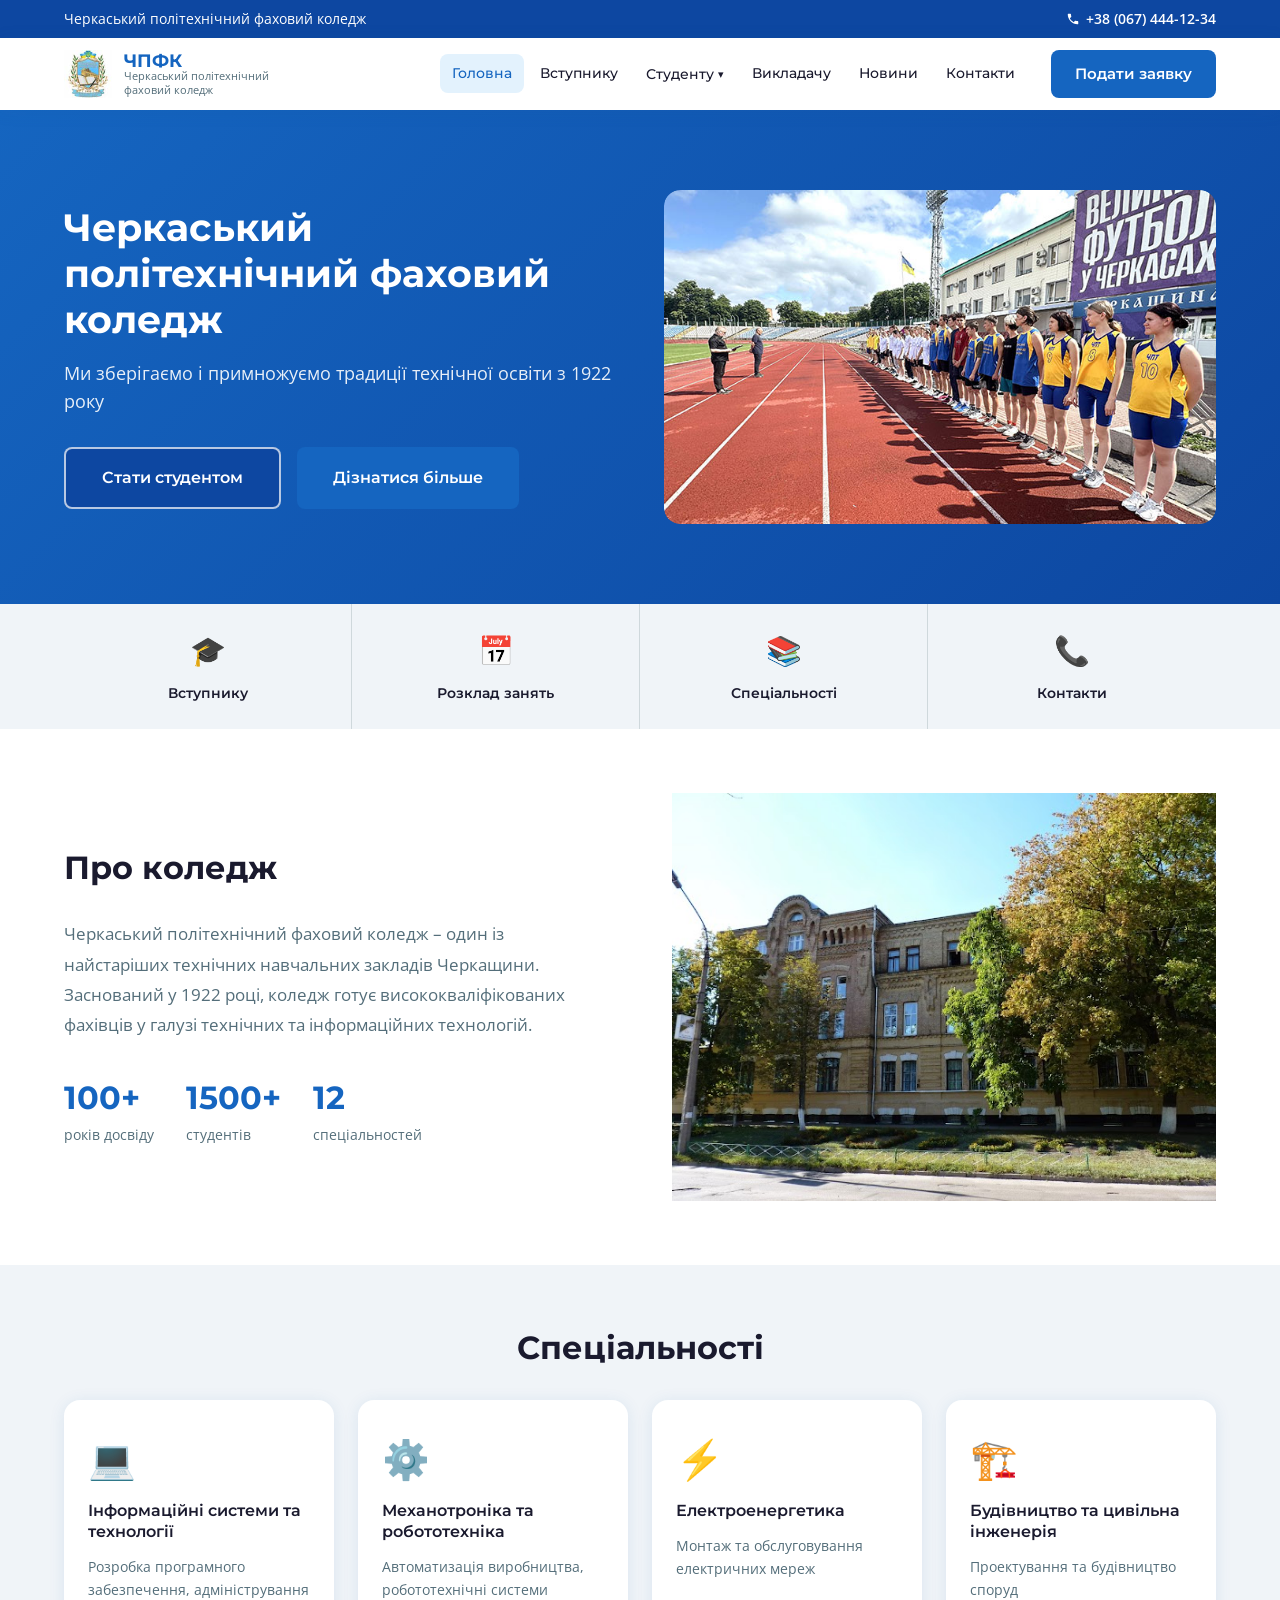
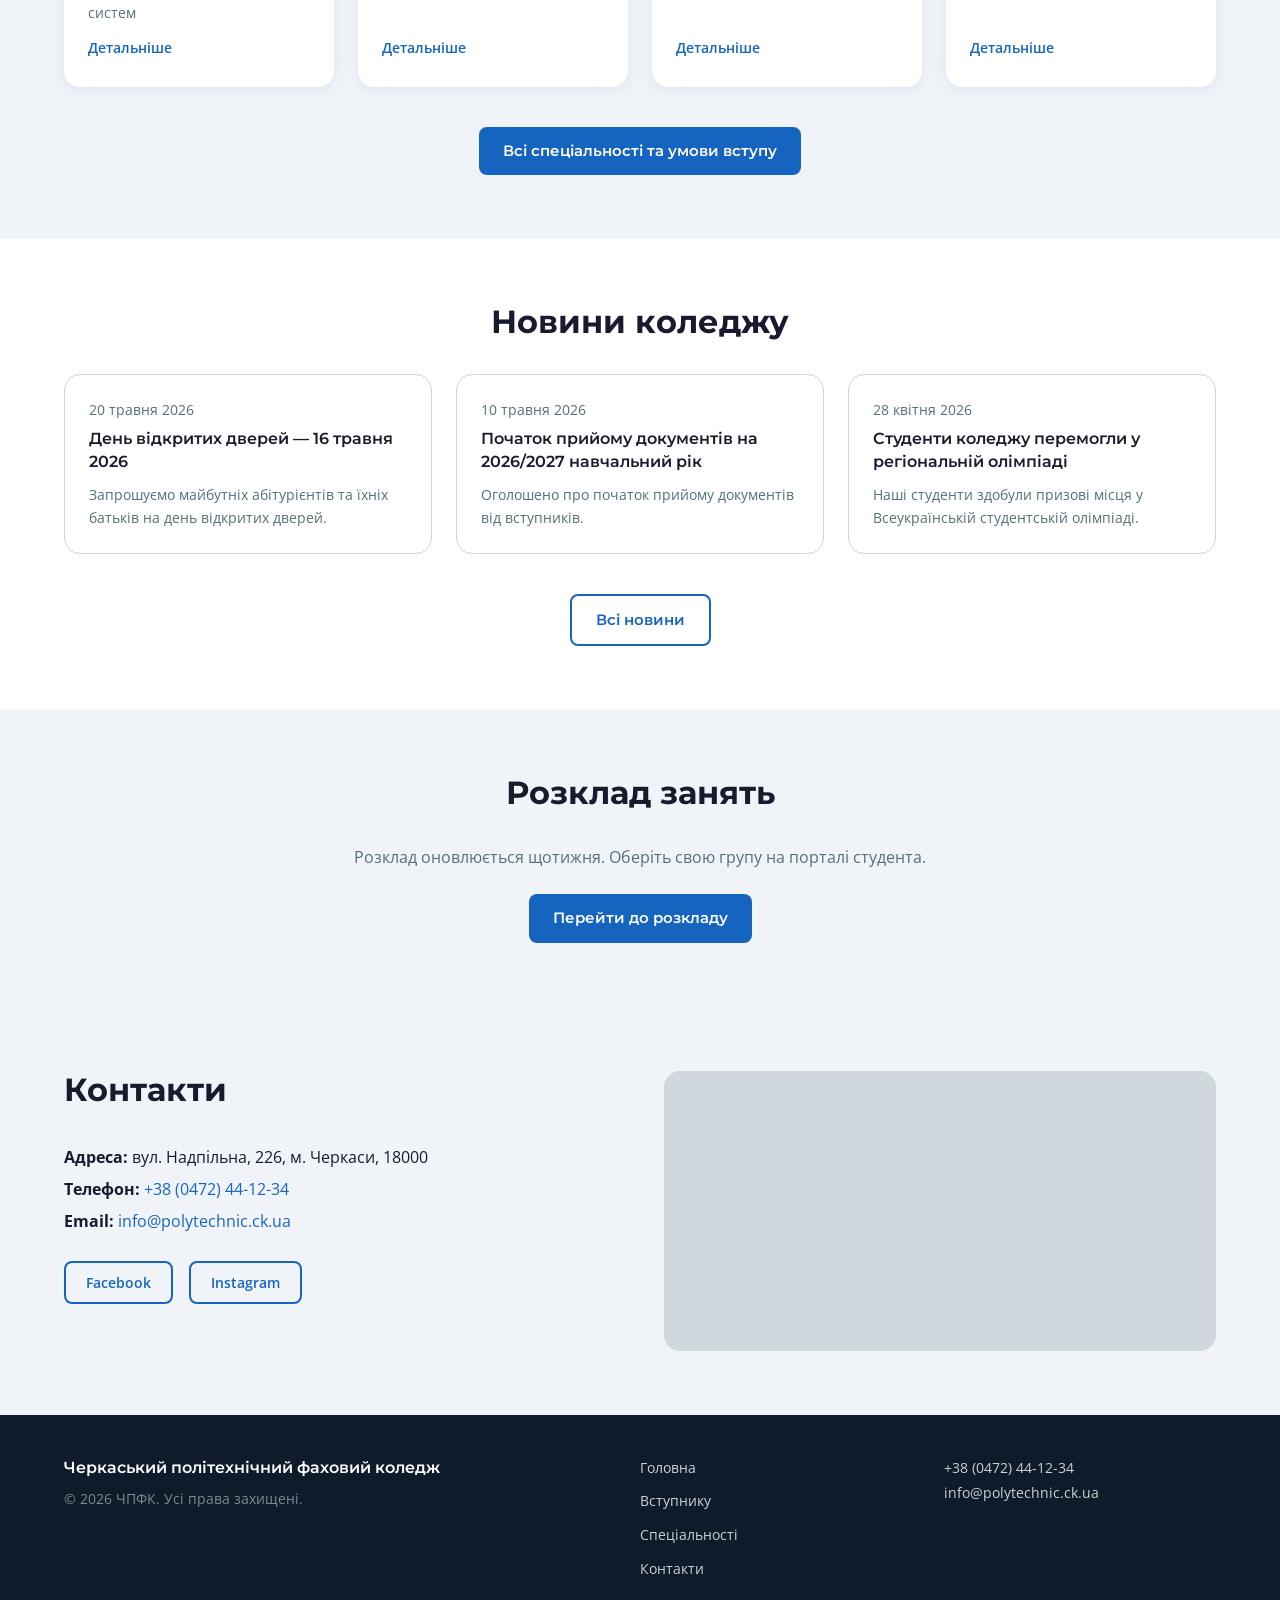
<file: index.html>
<!DOCTYPE html>
<html lang="uk">
<head>
    <meta charset="UTF-8">
    <meta name="viewport" content="width=device-width, initial-scale=1.0">
    <meta property="og:title" content="Черкаський політехнічний фаховий коледж">
    <meta property="og:description" content="Офіційний сайт ЧПФК — вступ, спеціальності, розклад занять">
    <meta property="og:type" content="website">
    <meta property="og:url" content="https://polytechnic.ck.ua/">
    <meta property="og:image" content="https://polytechnic.ck.ua/images/gerb.jpg">
    <meta property="og:locale" content="uk_UA">
    <link rel="canonical" href="https://polytechnic.ck.ua/">
    <title>Головна | Черкаський політехнічний фаховий коледж</title>
    <link rel="preconnect" href="https://fonts.googleapis.com">
    <link rel="preconnect" href="https://fonts.gstatic.com" crossorigin>
    <link href="https://fonts.googleapis.com/css2?family=Montserrat:wght@400;500;600;700&family=Open+Sans:wght@400;500&display=swap" rel="stylesheet">
    <link rel="stylesheet" href="style.css">
    <link rel="preload" as="image" href="images/studentiv.jpg">
</head>
<body>
<svg xmlns="http://www.w3.org/2000/svg" style="display:none">
    <symbol id="icon-phone" viewBox="0 0 24 24">
        <path fill="currentColor" d="M6.6 10.8c1.4 2.8 3.8 5.1 6.6 6.6l2.2-2.2c.3-.3.7-.4 1-.2 1.1.4 2.3.6 3.6.6.6 0 1 .4 1 1V20c0 .6-.4 1-1 1-9.4 0-17-7.6-17-17 0-.6.4-1 1-1h3.5c.6 0 1 .4 1 1 0 1.3.2 2.5.6 3.6.1.3 0 .7-.2 1L6.6 10.8z"/>
    </symbol>
</svg>
<!-- ТОП-БАРА: контакти -->
<div class="topbar">
    <div class="container topbar__inner">
        <span class="topbar__text">Черкаський політехнічний фаховий коледж</span>
        <a href="tel:+380674441234" class="topbar__phone" aria-label="Телефон коледжу">
            <svg width="14" height="14" aria-hidden="true" fill="currentColor">
                <use href="#icon-phone"/>
            </svg>
            +38 (067) 444-12-34
        </a>
    </div>
</div>

<!-- ШАПКА -->
<header class="header">

    <div class="container header__inner">
        <!-- Логотип -->
        <a href="index.html" class="header__logo" aria-label="На головну сторінку">
            <div class="header__logo-img" aria-label="Герб коледжу">
                <!-- <span class="logo-placeholder">ГЕРБ</span>-->
                <img src="images/gerb.jpg" alt="Герб Черкаського політехнічного фахового коледжу" width="48" height="48">
             </div>
             <div class="header__logo-text">
                 <span class="header__logo-title">ЧПФК</span>
                 <span class="header__logo-subtitle">Черкаський політехнічний фаховий коледж</span>
             </div>
         </a>

         <!-- Навігація десктоп -->
        <nav class="nav" aria-label="Головна навігація">
            <ul class="nav__list">
                <li class="nav__item"><a href="index.html" class="nav__link nav__link--active">Головна</a></li>
                <li class="nav__item"><a href="vstupnyku.html" class="nav__link">Вступнику</a></li>
                <li class="nav__item nav__item--dropdown">
                    <button class="nav__link nav__dropdown-btn" aria-expanded="false" aria-haspopup="true">
                        Студенту <span class="nav__arrow" aria-hidden="true">▾</span>
                    </button>
                    <ul class="nav__dropdown" role="menu">
                        <li role="menuitem"><a href="#schedule" class="nav__dropdown-link">Розклад занять</a></li>
                        <li role="menuitem"><a href="#" class="nav__dropdown-link">Стипендії</a></li>
                        <li role="menuitem"><a href="#" class="nav__dropdown-link">Корисна інформація</a></li>
                    </ul>
                </li>
                <li class="nav__item nav__item--tablet-hidden">
                    <a href="#" class="nav__link">Викладачу</a></li>
                <li class="nav__item nav__item--tablet-hidden">
                    <a href="#" class="nav__link">Новини</a></li>
                <li class="nav__item"><a href="#contacts" class="nav__link">Контакти</a></li>
            </ul>
        </nav>

        <!-- Кнопка CTA -->
        <a href="vstupnyku.html" class="btn btn--primary header__cta">Подати заявку</a>

        <!-- Гамбургер -->
        <button class="hamburger" id="hamburger" aria-label="Відкрити меню" aria-expanded="false" aria-controls="mobile-menu">
            <span class="hamburger__line"></span>
            <span class="hamburger__line"></span>
            <span class="hamburger__line"></span>
        </button>
    </div>
</header>

<!-- МОБІЛЬНЕ МЕНЮ -->
<nav class="mobile-menu" id="mobile-menu" aria-label="Мобільна навігація" aria-hidden="true">
    <ul class="mobile-menu__list">
        <li><a href="index.html" class="mobile-menu__link mobile-menu__link--active">Головна</a></li>
        <li><a href="vstupnyku.html" class="mobile-menu__link">Вступнику</a></li>
        <li>
            <button class="mobile-menu__link mobile-menu__dropdown-btn" aria-expanded="false">
                Студенту <span aria-hidden="true">▾</span>
            </button>
            <ul class="mobile-menu__submenu" hidden>
                <li><a href="#schedule" class="mobile-menu__sublink">Розклад занять</a></li>
                <li><a href="#" class="mobile-menu__sublink">Стипендії</a></li>
                <li><a href="#" class="mobile-menu__sublink">Корисна інформація</a></li>
            </ul>
        </li>
        <li><a href="#" class="mobile-menu__link">Викладачу</a></li>
        <li><a href="#" class="mobile-menu__link">Новини</a></li>
        <li><a href="#contacts" class="mobile-menu__link">Контакти</a></li>
        <li><a href="vstupnyku.html" class="btn btn--primary mobile-menu__cta">Подати заявку</a></li>
    </ul>
</nav>

<main id="main-content">

    <!-- HERO СЕКЦІЯ -->
    <section class="hero" aria-label="Головний банер">
        <div class="container hero__inner">
            <div class="hero__content">
                <h1 class="hero__title">Черкаський політехнічний фаховий коледж</h1>
                <p class="hero__subtitle">Ми зберігаємо і примножуємо традиції технічної освіти з 1922 року</p>
                <div class="hero__actions">
                    <a href="vstupnyku.html" class="btn btn--outline btn--large">Стати студентом</a>
                    <a href="#about" class="btn btn--primary btn--large">Дізнатися більше</a>
                </div>
            </div>
            <!--<div class="hero__image-placeholder" aria-hidden="true">-->
            <div class="hero__image">
                <img src="images/studentiv.jpg"
                     alt="Студенти Черкаського політехнічного фахового коледжу"
                     width="560" height="373"
                     loading="lazy">
            </div>
            </div>
    </section>

    <!-- ШВИДКИЙ ДОСТУП -->
    <section class="quick-access" aria-label="Швидкий доступ">
        <div class="container">
            <ul class="quick-access__list">
                <li class="quick-access__item">
                    <a href="vstupnyku.html" class="quick-access__link">
                        <span class="quick-access__icon" aria-hidden="true">🎓</span>
                        <span>Вступнику</span>
                    </a>
                </li>
                <li class="quick-access__item">
                    <a href="#schedule" class="quick-access__link">
                        <span class="quick-access__icon" aria-hidden="true">📅</span>
                        <span>Розклад занять</span>
                    </a>
                </li>
                <li class="quick-access__item">
                    <a href="#specialties" class="quick-access__link">
                        <span class="quick-access__icon" aria-hidden="true">📚</span>
                        <span>Спеціальності</span>
                    </a>
                </li>
                <li class="quick-access__item">
                    <a href="#contacts" class="quick-access__link">
                        <span class="quick-access__icon" aria-hidden="true">📞</span>
                        <span>Контакти</span>
                    </a>
                </li>
            </ul>
        </div>
    </section>

    <!-- ПРО КОЛЕДЖ -->
    <section class="about" id="about" aria-labelledby="about-title">
        <div class="container about__inner">
            <div class="about__text">
                <h2 class="section-title" id="about-title">Про коледж</h2>
                <p class="about__desc">Черкаський політехнічний фаховий коледж – один із найстаріших технічних навчальних закладів Черкащини. Заснований у 1922 році, коледж готує висококваліфікованих фахівців у галузі технічних та інформаційних технологій.</p>
                <ul class="about__stats">
                    <li class="about__stat">
                        <span class="about__stat-num">100+</span>
                        <span class="about__stat-label">років досвіду</span>
                    </li>
                    <li class="about__stat">
                        <span class="about__stat-num">1500+</span>
                        <span class="about__stat-label">студентів</span>
                    </li>
                    <li class="about__stat">
                        <span class="about__stat-num">12</span>
                        <span class="about__stat-label">спеціальностей</span>
                    </li>
                </ul>
            </div>
            <div> <!--class="about__image-placeholder" aria-label="Фото будівлі коледжу">
                <span>Фото будівлі</span>-->
            <img src="images/TREE.JPG"
                 alt="Будівля Черкаського політехнічного фахового коледжу"
                 width="560" height="373"
                 loading="lazy">
            </div>
        </div>
    </section>

    <!-- СПЕЦІАЛЬНОСТІ -->
    <section class="specialties" id="specialties" aria-labelledby="specialties-title">
        <div class="container">
            <h2 class="section-title section-title--center" id="specialties-title">Спеціальності</h2>
            <ul class="specialties__list">
                <li class="specialties__item">
                    <div class="specialties__icon" aria-hidden="true">💻</div>
                    <h3 class="specialties__name">Інформаційні системи та технології</h3>
                    <p class="specialties__desc">Розробка програмного забезпечення, адміністрування систем</p>
                    <a href="vstupnyku.html" class="specialties__link">Детальніше</a>
                </li>
                <li class="specialties__item">
                    <div class="specialties__icon" aria-hidden="true">⚙️</div>
                    <h3 class="specialties__name">Механотроніка та робототехніка</h3>
                    <p class="specialties__desc">Автоматизація виробництва, робототехнічні системи</p>
                    <a href="vstupnyku.html" class="specialties__link">Детальніше</a>
                </li>
                <li class="specialties__item">
                    <div class="specialties__icon" aria-hidden="true">⚡</div>
                    <h3 class="specialties__name">Електроенергетика</h3>
                    <p class="specialties__desc">Монтаж та обслуговування електричних мереж</p>
                    <a href="vstupnyku.html" class="specialties__link">Детальніше</a>
                </li>
                <li class="specialties__item">
                    <div class="specialties__icon" aria-hidden="true">🏗️</div>
                    <h3 class="specialties__name">Будівництво та цивільна інженерія</h3>
                    <p class="specialties__desc">Проектування та будівництво споруд</p>
                    <a href="vstupnyku.html" class="specialties__link">Детальніше</a>
                </li>
            </ul>
            <div class="specialties__cta">
                <a href="vstupnyku.html" class="btn btn--primary">Всі спеціальності та умови вступу</a>
            </div>
        </div>
    </section>

    <!-- НОВИНИ -->
    <section class="news" aria-labelledby="news-title">
        <div class="container">
            <h2 class="section-title section-title--center" id="news-title">Новини коледжу</h2>
            <ul class="news__list">
                <li class="news__item">
                    <time class="news__date" datetime="2026-05-20">20 травня 2026</time>
                    <h3 class="news__title"><a href="#" class="news__link">День відкритих дверей — 16 травня 2026</a></h3>
                    <p class="news__excerpt">Запрошуємо майбутніх абітурієнтів та їхніх батьків на день відкритих дверей.</p>
                </li>
                <li class="news__item">
                    <time class="news__date" datetime="2026-05-10">10 травня 2026</time>
                    <h3 class="news__title"><a href="#" class="news__link">Початок прийому документів на 2026/2027 навчальний рік</a></h3>
                    <p class="news__excerpt">Оголошено про початок прийому документів від вступників.</p>
                </li>
                <li class="news__item">
                    <time class="news__date" datetime="2026-04-28">28 квітня 2026</time>
                    <h3 class="news__title"><a href="#" class="news__link">Студенти коледжу перемогли у регіональній олімпіаді</a></h3>
                    <p class="news__excerpt">Наші студенти здобули призові місця у Всеукраїнській студентській олімпіаді.</p>
                </li>
            </ul>
            <div class="news__more">
                <a href="#" class="btn btn--outline">Всі новини</a>
            </div>
        </div>
    </section>
    <!-- РОЗКЛАД -->
    <section class="schedule" id="schedule" aria-labelledby="schedule-title">
        <div class="container">
            <h2 class="section-title section-title--center" id="schedule-title">Розклад занять</h2>
            <p style="text-align:center; color: var(--color-text-light);">
                Розклад оновлюється щотижня. Оберіть свою групу на порталі студента.
            </p>
            <div style="text-align:center; margin-top: 24px;">
                <a href="#" class="btn btn--primary">Перейти до розкладу</a>
            </div>
        </div>
    </section>

    <!-- КОНТАКТИ -->
    <section class="contacts" id="contacts" aria-labelledby="contacts-title">
        <div class="container contacts__inner">
            <div class="contacts__info">
                <h2 class="section-title" id="contacts-title">Контакти</h2>
                <address class="contacts__address">
                    <p><strong>Адреса:</strong> вул. Надпільна, 226, м. Черкаси, 18000</p>
                    <p><strong>Телефон:</strong> <a href="tel:+380472441234">+38 (0472) 44-12-34</a></p>
                    <p><strong>Email:</strong> <a href="mailto:info@polytechnic.ck.ua">info@polytechnic.ck.ua</a></p>
                </address>
                <div class="contacts__social" aria-label="Соціальні мережі">
                    <a href="#" class="contacts__social-link" aria-label="Facebook коледжу">Facebook</a>
                    <a href="#" class="contacts__social-link" aria-label="Instagram коледжу">Instagram</a>
                </div>
            </div>
            <div class="contacts__map-placeholder" aria-label="Карта розташування коледжу">
                <iframe
                        src="https://www.google.com/maps/embed?pb=!1m18!1m12!1m3!1d2374.8896118282446!2d32.053183076035545!3d49.437757659761125!2m3!1f0!2f0!3f0!3m2!1i1024!2i768!4f13.1!3m3!1m2!1s0x40d14b81d332c499%3A0x3dae26129861d2b0!2z0LLRg9C70LjRhtGPINCd0LDQtNC_0ZbQu9GM0L3QsCwgMjI2LCDQp9C10YDQutCw0YHQuCwg0KfQtdGA0LrQsNGB0YzQutCwINC-0LHQu9Cw0YHRgtGMLCDQo9C60YDQsNGX0L3QsCwgMTgwMDA!5e1!3m2!1suk!2sus!4v1780601781842!5m2!1suk!2sus"
                        width="100%" height="280"
                        style="border:0; border-radius:16px;"
                        allowfullscreen=""
                        loading="lazy"
                        title="Розташування коледжу на карті"
                        aria-label="Карта розташування коледжу">
                </iframe>
            </div>
        </div>
    </section>

</main>

<!-- ФУТЕР -->
<footer class="footer" role="contentinfo">
    <div class="container footer__inner">
        <div class="footer__col">
            <p class="footer__name">Черкаський політехнічний фаховий коледж</p>
            <p class="footer__copy">© 2026 ЧПФК. Усі права захищені.</p>
        </div>
        <nav class="footer__nav" aria-label="Навігація в футері">
            <ul class="footer__list">
                <li><a href="index.html" class="footer__link">Головна</a></li>
                <li><a href="vstupnyku.html" class="footer__link">Вступнику</a></li>
                <li><a href="#specialties" class="footer__link">Спеціальності</a></li>
                <li><a href="#contacts" class="footer__link">Контакти</a></li>
            </ul>
        </nav>
        <div class="footer__contact">
            <p><a href="tel:+380472441234" class="footer__link">+38 (0472) 44-12-34</a></p>
            <p><a href="mailto:info@polytechnic.ck.ua" class="footer__link">info@polytechnic.ck.ua</a></p>
        </div>
    </div>
</footer>

<script src="script.js"></script>
</body>
</html>
</file>
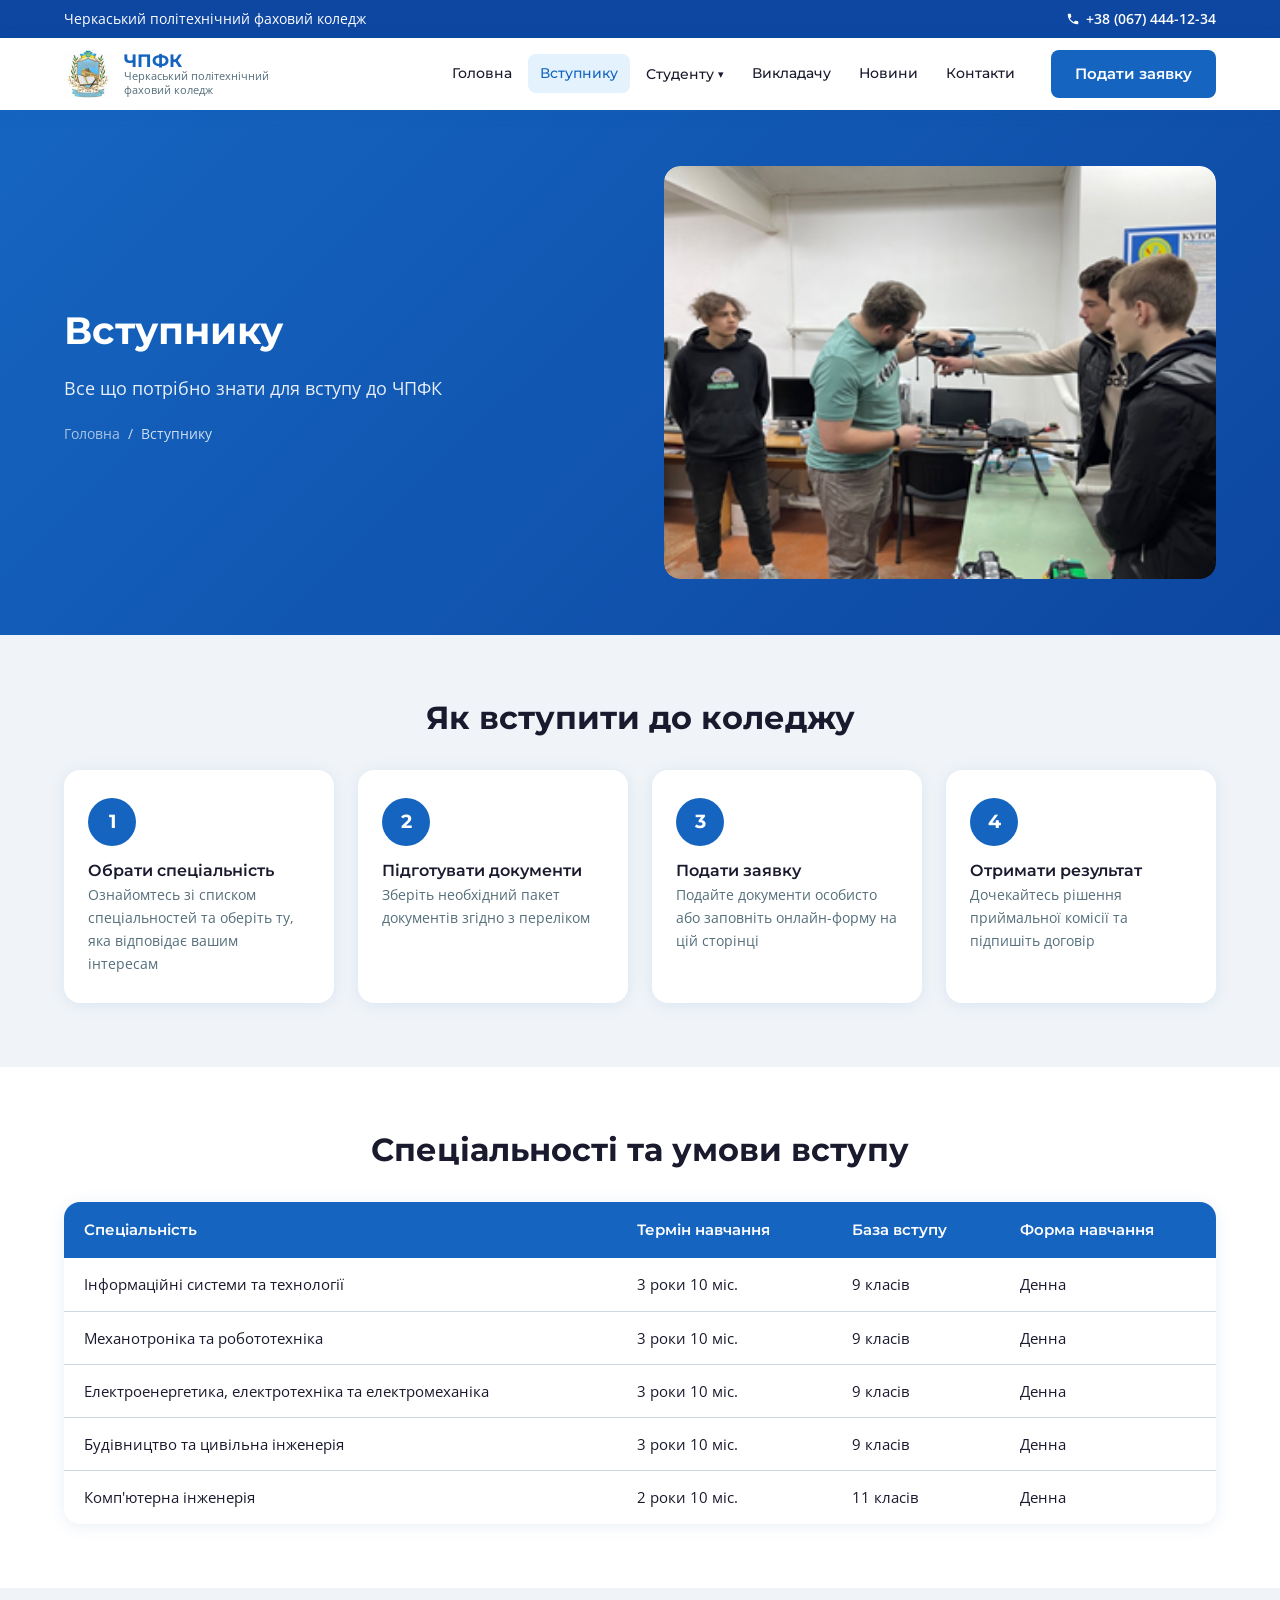
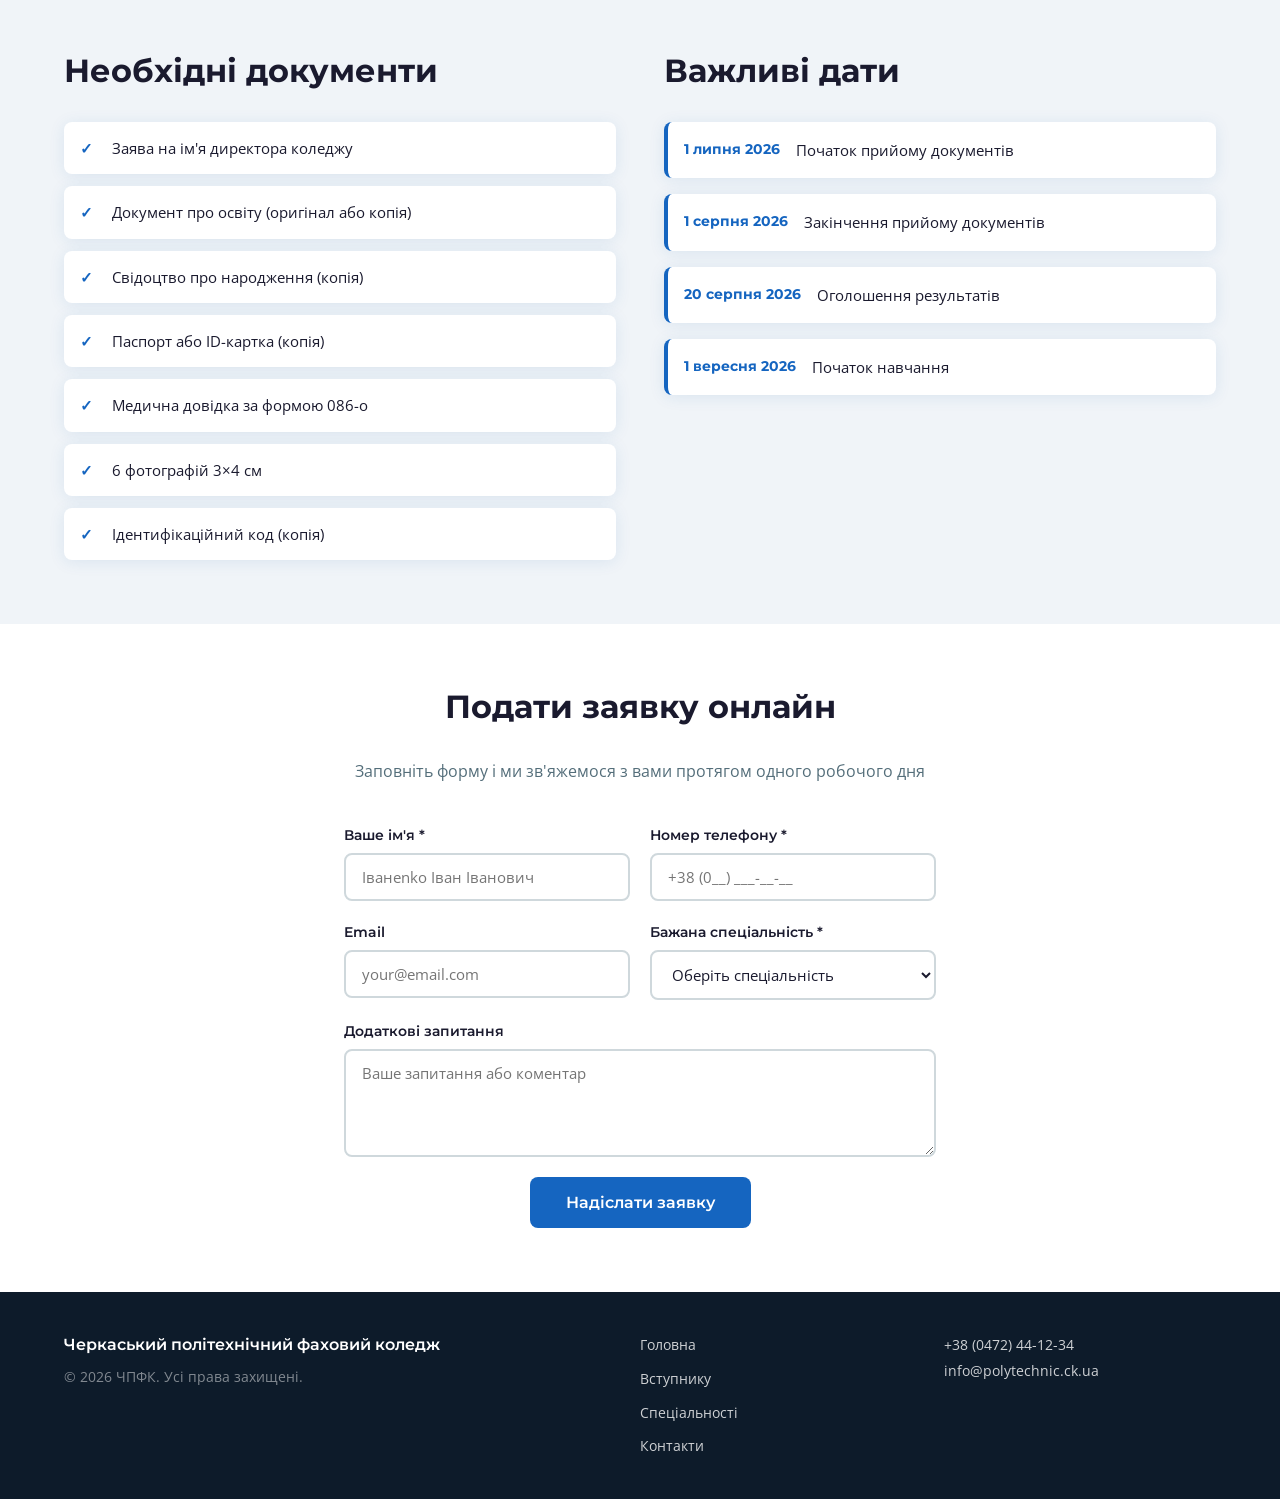
<file: vstupnyku.html>
<!DOCTYPE html>
<html lang="uk">
<head>
    <meta charset="UTF-8">
    <meta name="viewport" content="width=device-width, initial-scale=1.0">
    <meta name="description" content="Вступ до Черкаського політехнічного фахового коледжу — умови вступу, спеціальності, необхідні документи.">
    <link rel="canonical" href="https://polytechnic.ck.ua/vstupnyku">
    <title>Вступнику | Черкаський політехнічний фаховий коледж</title>
    <link rel="preconnect" href="https://fonts.googleapis.com">
    <link rel="preconnect" href="https://fonts.gstatic.com" crossorigin>
    <link href="https://fonts.googleapis.com/css2?family=Montserrat:wght@400;500;600;700&family=Open+Sans:wght@400;500&display=swap" rel="stylesheet">
    <link rel="stylesheet" href="style.css">
    <link rel="preload" as="image" href="images/DRON_PEOPLE.png">
</head>
<body>
<svg xmlns="http://www.w3.org/2000/svg" style="display:none">
    <symbol id="icon-phone" viewBox="0 0 24 24">
        <path fill="currentColor" d="M6.6 10.8c1.4 2.8 3.8 5.1 6.6 6.6l2.2-2.2c.3-.3.7-.4 1-.2 1.1.4 2.3.6 3.6.6.6 0 1 .4 1 1V20c0 .6-.4 1-1 1-9.4 0-17-7.6-17-17 0-.6.4-1 1-1h3.5c.6 0 1 .4 1 1 0 1.3.2 2.5.6 3.6.1.3 0 .7-.2 1L6.6 10.8z"/>
    </symbol>
</svg>
<!-- ТОП-БАРА -->
<div class="topbar">
    <div class="container topbar__inner">
        <span class="topbar__text">Черкаський політехнічний фаховий коледж</span>
        <a href="tel:+380674441234" class="topbar__phone" aria-label="Телефон коледжу">
            <svg width="14" height="14" aria-hidden="true" fill="currentColor">
                <use href="#icon-phone"/>
            </svg>
            +38 (067) 444-12-34
        </a>
    </div>
</div>

<!-- ШАПКА -->
<header class="header">
    <div class="container header__inner">
        <a href="index.html" class="header__logo" aria-label="На головну сторінку">
            <div class="header__logo-img" aria-label="Герб коледжу">
                <!--<span class="logo-placeholder">ГЕРБ</span>-->
                <img src="images/gerb.jpg" alt="Герб Черкаського політехнічного фахового коледжу" width="48" height="48">
            </div>
            <div class="header__logo-text">
                <span class="header__logo-title">ЧПФК</span>
                <span class="header__logo-subtitle">Черкаський політехнічний фаховий коледж</span>
            </div>
        </a>

        <nav class="nav" aria-label="Головна навігація">
            <ul class="nav__list">
                <li class="nav__item"><a href="index.html" class="nav__link">Головна</a></li>
                <li class="nav__item"><a href="vstupnyku.html" class="nav__link nav__link--active">Вступнику</a></li>
                <li class="nav__item nav__item--dropdown">
                    <button class="nav__link nav__dropdown-btn" aria-expanded="false" aria-haspopup="true">
                        Студенту <span class="nav__arrow" aria-hidden="true">▾</span>
                    </button>
                    <ul class="nav__dropdown" role="menu">
                        <li role="menuitem"><a href="#" class="nav__dropdown-link">Розклад занять</a></li>
                        <li role="menuitem"><a href="#" class="nav__dropdown-link">Стипендії</a></li>
                        <li role="menuitem"><a href="#" class="nav__dropdown-link">Корисна інформація</a></li>
                    </ul>
                </li>
                <li class="nav__item nav__item--tablet-hidden">
                    <a href="#" class="nav__link">Викладачу</a></li>
                <li class="nav__item nav__item--tablet-hidden">
                    <a href="#" class="nav__link">Новини</a></li>
                <li class="nav__item"><a href="index.html#contacts" class="nav__link">Контакти</a></li>
            </ul>
        </nav>

        <a href="#application" class="btn btn--primary header__cta">Подати заявку</a>

        <button class="hamburger" id="hamburger" aria-label="Відкрити меню" aria-expanded="false" aria-controls="mobile-menu">
            <span class="hamburger__line"></span>
            <span class="hamburger__line"></span>
            <span class="hamburger__line"></span>
        </button>
    </div>
</header>

<!-- МОБІЛЬНЕ МЕНЮ -->
<nav class="mobile-menu" id="mobile-menu" aria-label="Мобільна навігація" aria-hidden="true">
    <ul class="mobile-menu__list">
        <li><a href="index.html" class="mobile-menu__link">Головна</a></li>
        <li><a href="vstupnyku.html" class="mobile-menu__link mobile-menu__link--active">Вступнику</a></li>
        <li>
            <button class="mobile-menu__link mobile-menu__dropdown-btn" aria-expanded="false">
                Студенту <span aria-hidden="true">▾</span>
            </button>
            <ul class="mobile-menu__submenu" hidden>
                <li><a href="#" class="mobile-menu__sublink">Розклад занять</a></li>
                <li><a href="#" class="mobile-menu__sublink">Стипендії</a></li>
                <li><a href="#" class="mobile-menu__sublink">Корисна інформація</a></li>
            </ul>
        </li>
        <li><a href="#" class="mobile-menu__link">Викладачу</a></li>
        <li><a href="#" class="mobile-menu__link">Новини</a></li>
        <li><a href="index.html#contacts" class="mobile-menu__link">Контакти</a></li>
        <li><a href="#application" class="btn btn--primary mobile-menu__cta">Подати заявку</a></li>
    </ul>
</nav>

<main id="main-content">

    <!-- PAGE HERO -->
    <section class="page-hero" aria-label="Заголовок сторінки">
        <div class="container page-hero__inner">
            <div class="page-hero__content">
                <h1 class="page-hero__title">Вступнику</h1>
                <p class="page-hero__subtitle">Все що потрібно знати для вступу до ЧПФК</p>
                <nav class="breadcrumb" aria-label="Навігаційні хлібні крихти">
                    <ol class="breadcrumb__list">
                        <li class="breadcrumb__item"><a href="index.html" class="breadcrumb__link">Головна</a></li>
                        <li class="breadcrumb__item breadcrumb__item--current" aria-current="page">Вступнику</li>
                    </ol>
                </nav>
            </div>
            <div class="hero__image">
                <img src="images/DRON_PEOPLE.png"
                     alt="Абітурієнти Черкаського політехнічного фахового коледжу"
                     width="560" height="373"
                     loading="lazy">
            </div>
        </div>
    </section>

    <!-- КРОКИ ВСТУПУ -->
    <section class="steps" aria-labelledby="steps-title">
        <div class="container">
            <h2 class="section-title section-title--center" id="steps-title">Як вступити до коледжу</h2>
            <ol class="steps__list">
                <li class="steps__item">
                    <div class="steps__num" aria-hidden="true">1</div>
                    <div class="steps__content">
                        <h3 class="steps__name">Обрати спеціальність</h3>
                        <p class="steps__desc">Ознайомтесь зі списком спеціальностей та оберіть ту, яка відповідає вашим інтересам</p>
                    </div>
                </li>
                <li class="steps__item">
                    <div class="steps__num" aria-hidden="true">2</div>
                    <div class="steps__content">
                        <h3 class="steps__name">Підготувати документи</h3>
                        <p class="steps__desc">Зберіть необхідний пакет документів згідно з переліком</p>
                    </div>
                </li>
                <li class="steps__item">
                    <div class="steps__num" aria-hidden="true">3</div>
                    <div class="steps__content">
                        <h3 class="steps__name">Подати заявку</h3>
                        <p class="steps__desc">Подайте документи особисто або заповніть онлайн-форму на цій сторінці</p>
                    </div>
                </li>
                <li class="steps__item">
                    <div class="steps__num" aria-hidden="true">4</div>
                    <div class="steps__content">
                        <h3 class="steps__name">Отримати результат</h3>
                        <p class="steps__desc">Дочекайтесь рішення приймальної комісії та підпишіть договір</p>
                    </div>
                </li>
            </ol>
        </div>
    </section>

    <!-- СПЕЦІАЛЬНОСТІ ВСТУПНИКА -->
    <section class="vstup-specialties" id="vstup-specialties" aria-labelledby="vstup-spec-title">
        <div class="container">
            <h2 class="section-title section-title--center" id="vstup-spec-title">Спеціальності та умови вступу</h2>
            <div class="vstup-table-wrapper" role="region" aria-label="Таблиця спеціальностей" tabindex="0">
                <table class="vstup-table">
                    <thead>
                    <tr>
                        <th scope="col">Спеціальність</th>
                        <th scope="col">Термін навчання</th>
                        <th scope="col">База вступу</th>
                        <th scope="col">Форма навчання</th>
                    </tr>
                    </thead>
                    <tbody>
                    <tr>
                        <td>Інформаційні системи та технології</td>
                        <td>3 роки 10 міс.</td>
                        <td>9 класів</td>
                        <td>Денна</td>
                    </tr>
                    <tr>
                        <td>Механотроніка та робототехніка</td>
                        <td>3 роки 10 міс.</td>
                        <td>9 класів</td>
                        <td>Денна</td>
                    </tr>
                    <tr>
                        <td>Електроенергетика, електротехніка та електромеханіка</td>
                        <td>3 роки 10 міс.</td>
                        <td>9 класів</td>
                        <td>Денна</td>
                    </tr>
                    <tr>
                        <td>Будівництво та цивільна інженерія</td>
                        <td>3 роки 10 міс.</td>
                        <td>9 класів</td>
                        <td>Денна</td>
                    </tr>
                    <tr>
                        <td>Комп'ютерна інженерія</td>
                        <td>2 роки 10 міс.</td>
                        <td>11 класів</td>
                        <td>Денна</td>
                    </tr>
                    </tbody>
                </table>
            </div>
        </div>
    </section>

    <!-- ДОКУМЕНТИ -->
    <section class="docs" aria-labelledby="docs-title">
        <div class="container docs__inner">
            <div class="docs__text">
                <h2 class="section-title" id="docs-title">Необхідні документи</h2>
                <ul class="docs__list">
                    <li class="docs__item">Заява на ім'я директора коледжу</li>
                    <li class="docs__item">Документ про освіту (оригінал або копія)</li>
                    <li class="docs__item">Свідоцтво про народження (копія)</li>
                    <li class="docs__item">Паспорт або ID-картка (копія)</li>
                    <li class="docs__item">Медична довідка за формою 086-о</li>
                    <li class="docs__item">6 фотографій 3×4 см</li>
                    <li class="docs__item">Ідентифікаційний код (копія)</li>
                </ul>
            </div>
            <div class="docs__dates">
                <h2 class="section-title">Важливі дати</h2>
                <ul class="dates__list">
                    <li class="dates__item">
                        <time class="dates__date" datetime="2026-07-01">1 липня 2026</time>
                        <span class="dates__label">Початок прийому документів</span>
                    </li>
                    <li class="dates__item">
                        <time class="dates__date" datetime="2026-08-01">1 серпня 2026</time>
                        <span class="dates__label">Закінчення прийому документів</span>
                    </li>
                    <li class="dates__item">
                        <time class="dates__date" datetime="2026-08-20">20 серпня 2026</time>
                        <span class="dates__label">Оголошення результатів</span>
                    </li>
                    <li class="dates__item">
                        <time class="dates__date" datetime="2026-09-01">1 вересня 2026</time>
                        <span class="dates__label">Початок навчання</span>
                    </li>
                </ul>
            </div>
        </div>
    </section>

    <!-- ФОРМА ЗАЯВКИ -->
    <section class="application" id="application" aria-labelledby="application-title">
        <div class="container application__inner">
            <h2 class="section-title section-title--center" id="application-title">Подати заявку онлайн</h2>
            <p class="application__desc">Заповніть форму і ми зв'яжемося з вами протягом одного робочого дня</p>
            <div class="application__form-wrapper">
                <div class="application__field">
                    <label for="name" class="application__label">Ваше ім'я *</label>
                    <input type="text" id="name" name="name" class="application__input" placeholder="Іванenko Іван Іванович" required aria-required="true">
                </div>
                <div class="application__field">
                    <label for="phone" class="application__label">Номер телефону *</label>
                    <input type="tel" id="phone" name="phone" class="application__input" placeholder="+38 (0__) ___-__-__" required aria-required="true">
                </div>
                <div class="application__field">
                    <label for="email" class="application__label">Email</label>
                    <input type="email" id="email" name="email" class="application__input" placeholder="your@email.com">
                </div>
                <div class="application__field">
                    <label for="specialty" class="application__label">Бажана спеціальність *</label>
                    <select id="specialty" name="specialty" class="application__input application__select" required aria-required="true">
                        <option value="" disabled selected>Оберіть спеціальність</option>
                        <option value="ist">Інформаційні системи та технології</option>
                        <option value="mechatronics">Механотроніка та робототехніка</option>
                        <option value="electro">Електроенергетика</option>
                        <option value="construction">Будівництво та цивільна інженерія</option>
                        <option value="computer">Комп'ютерна інженерія</option>
                    </select>
                </div>
                <div class="application__field application__field--full">
                    <label for="message" class="application__label">Додаткові запитання</label>
                    <textarea id="message" name="message" class="application__input application__textarea" placeholder="Ваше запитання або коментар" rows="4"></textarea>
                </div>
                <div class="application__submit">
                    <button type="button" class="btn btn--primary btn--large" onclick="handleSubmit()">Надіслати заявку</button>
                </div>
            </div>
            <div class="application__success" id="application-success" hidden aria-live="polite">
                <p>Дякуємо! Ваша заявка прийнята. Ми зв'яжемося з вами найближчим часом.</p>
            </div>
        </div>
    </section>

</main>

<!-- ФУТЕР -->
<footer class="footer" role="contentinfo">
    <div class="container footer__inner">
        <div class="footer__col">
            <p class="footer__name">Черкаський політехнічний фаховий коледж</p>
            <p class="footer__copy">© 2026 ЧПФК. Усі права захищені.</p>
        </div>
        <nav class="footer__nav" aria-label="Навігація в футері">
            <ul class="footer__list">
                <li><a href="index.html" class="footer__link">Головна</a></li>
                <li><a href="vstupnyku.html" class="footer__link">Вступнику</a></li>
                <li><a href="index.html#specialties" class="footer__link">Спеціальності</a></li>
                <li><a href="index.html#contacts" class="footer__link">Контакти</a></li>
            </ul>
        </nav>
        <div class="footer__contact">
            <p><a href="tel:+380472441234" class="footer__link">+38 (0472) 44-12-34</a></p>
            <p><a href="mailto:info@polytechnic.ck.ua" class="footer__link">info@polytechnic.ck.ua</a></p>
        </div>
    </div>
</footer>

<script src="script.js"></script>
</body>
</html>
</file>
<file: style.css>
/* ===== ЗМІННІ ===== */
:root {
   --color-primary: #1565c0;        /* основний синій — як на оригіналі */
    --color-primary-dark: #0d47a1;   /* темніший — hover кнопок */
    --color-primary-light: #e3f2fd;  /* дуже світлий — фони при hover */
    --color-accent: #ffa726;         /* жовтогарячий — акцент, hover телефону */
    --color-text: #1a1a2e;           /* майже чорний — основний текст */
    --color-text-light: #546e7a;     /* сірий — другорядний текст */
    --color-bg: #ffffff;             /* білий фон */
    --color-bg-alt: #f0f4f8;         /* світло-сірий фон секцій */
    --color-border: #cfd8dc;         /* рамки */
    --color-topbar: #0d47a1;         /* темно-синій топбар */
    --color-footer: #0d1b2a;         /* майже чорний футер */

  --font-heading: 'Montserrat', sans-serif;
  --font-body: 'Open Sans', sans-serif;

  --radius: 8px;
  --radius-lg: 16px;
  --shadow: 0 2px 16px rgba(26,95,168,0.10);
  --shadow-lg: 0 8px 32px rgba(26,95,168,0.15);
  --transition: 0.2s ease;

  --container: 1200px;
  --header-h: 72px;
}


/*#schedule — якір (anchor)*/
.schedule { background: var(--color-bg-alt); }

/* ===== RESET ===== */
*, *::before, *::after { box-sizing: border-box; margin: 0; padding: 0; }
html { scroll-behavior: smooth; }
body { font-family: var(--font-body); color: var(--color-text); background: var(--color-bg); line-height: 1.6; }
img { max-width: 100%; height: auto; display: block; }
a { color: inherit; text-decoration: none; }
ul, ol { list-style: none; }
button { cursor: pointer; border: none; background: none; font-family: inherit; }

/* ===== КОНТЕЙНЕР ===== */
.container {
  max-width: var(--container);
  margin: 0 auto;
  padding: 0 24px;
}

/* ===== СЕКЦІЇ ===== */
section { padding: 64px 0; }

/* ===== ЗАГОЛОВКИ СЕКЦІЙ ===== */
.section-title {
  font-family: var(--font-heading);
  font-size: 2rem;
  font-weight: 700;
  color: var(--color-text);
  margin-bottom: 32px;
  line-height: 1.2;
}
.section-title--center { text-align: center; }

/* ===== КНОПКИ ===== */
.btn {
  display: inline-flex;
  align-items: center;
  justify-content: center;
  font-family: var(--font-heading);
  font-weight: 600;
  font-size: 0.95rem;
  padding: 12px 24px;
  border-radius: var(--radius);
  transition: background var(--transition), color var(--transition), border-color var(--transition), transform var(--transition);
  white-space: nowrap;
}
.btn:focus-visible { outline: 3px solid var(--color-accent); outline-offset: 2px; }
.btn--primary { background: var(--color-primary); color: #fff; }
.btn--primary:hover { background: var(--color-primary-dark); transform: translateY(-1px); }
.btn--outline { background: transparent; color: var(--color-primary); border: 2px solid var(--color-primary); }
.btn--outline:hover { background: var(--color-primary); color: #fff; }
.btn--large { padding: 16px 36px; font-size: 1rem; }

/* ===== ТОПБАР ===== */
.topbar {
  background: var(--color-topbar);
  color: #fff;
  font-size: 0.85rem;
  padding: 8px 0;
}
.topbar__inner {
  display: flex;
  justify-content: space-between;
  align-items: center;
  gap: 16px;
  }
.topbar__phone {
  color: #fff;
  font-weight: 600;
  white-space: nowrap;
  display: flex;
  align-items: center;
  gap: 6px;
  }
.topbar__phone:hover {
  color: var(--color-accent);
}
/* ===== ШАПКА ===== */
.header {
  position: sticky;
  top: 0;
  z-index: 100;
  background: #fff;
  box-shadow: var(--shadow);
  height: var(--header-h);
}
.header__inner {
  height: 100%;
  display: flex;
  align-items: center;
  gap: 24px;
}

/* Логотип */
.header__logo {
  display: flex;
  align-items: center;
  gap: 12px;
  flex-shrink: 0;
  text-decoration: none;
}
.header__logo-img {
  width: 48px;
  height: 48px;
  background: var(--color-primary-light);
  border-radius: 50%;
  display: flex;
  align-items: center;
  justify-content: center;
  font-size: 0.6rem;
  color: var(--color-primary);
  font-weight: 700;
  flex-shrink: 0;
}
.logo-placeholder { font-size: 0.55rem; text-align: center; }
.header__logo-text { display: flex; flex-direction: column; }
.header__logo-title {
  font-family: var(--font-heading);
  font-weight: 700;
  font-size: 1.1rem;
  color: var(--color-primary);
  line-height: 1;
}
.header__logo-subtitle {
  font-size: 0.7rem;
  color: var(--color-text-light);
  line-height: 1.2;
  max-width: 180px;
}

/* Навігація десктоп */
.nav { margin-left: auto; }
.nav__list { display: flex; align-items: center; gap: 4px; }
.nav__item { position: relative; }
.nav__link {
  font-family: var(--font-heading);
  font-size: 0.9rem;
  font-weight: 500;
  color: var(--color-text);
  padding: 8px 12px;
  border-radius: var(--radius);
  transition: color var(--transition), background var(--transition);
  display: block;
  background: none;
  white-space: nowrap;
}
.nav__link:hover,
.nav__link--active { color: var(--color-primary); background: var(--color-primary-light); }
.nav__dropdown-btn { display: flex; align-items: center; gap: 4px; }
.nav__arrow { font-size: 0.7rem; transition: transform var(--transition); }
.nav__dropdown-btn[aria-expanded="true"] .nav__arrow { transform: rotate(180deg); }

/* Дропдаун */
.nav__dropdown {
  position: absolute;
  top: calc(100% + 8px);
  left: 0;
  background: #fff;
  border-radius: var(--radius);
  box-shadow: var(--shadow-lg);
  border: 1px solid var(--color-border);
  min-width: 200px;
  padding: 8px 0;
  opacity: 0;
  visibility: hidden;
  transform: translateY(-8px);
  transition: opacity var(--transition), transform var(--transition), visibility var(--transition);
  z-index: 200;
}
.nav__item--dropdown:hover .nav__dropdown,
.nav__item--dropdown:focus-within .nav__dropdown {
  opacity: 1;
  visibility: visible;
  transform: translateY(0);
}
.nav__dropdown-link {
  display: block;
  padding: 10px 20px;
  font-size: 0.9rem;
  color: var(--color-text);
  transition: background var(--transition), color var(--transition);
}
.nav__dropdown-link:hover { background: var(--color-primary-light); color: var(--color-primary); }

/* CTA в шапці */
.header__cta { flex-shrink: 0; }

/* ===== ГАМБУРГЕР ===== */
.hamburger {
  display: none;
  flex-direction: column;
  gap: 5px;
  padding: 8px;
  margin-left: auto;
}
.hamburger__line {
  display: block;
  width: 24px;
  height: 2px;
  background: var(--color-text);
  border-radius: 2px;
  transition: transform var(--transition), opacity var(--transition);
}
.hamburger.is-active .hamburger__line:nth-child(1) { transform: translateY(7px) rotate(45deg); }
.hamburger.is-active .hamburger__line:nth-child(2) { opacity: 0; }
.hamburger.is-active .hamburger__line:nth-child(3) { transform: translateY(-7px) rotate(-45deg); }

/* ===== МОБІЛЬНЕ МЕНЮ ===== */
.mobile-menu {
  display: none;
  position: fixed;
  top: calc(var(--header-h) + 36px);
  left: 0;
  right: 0;
  background: #fff;
  box-shadow: var(--shadow-lg);
  z-index: 99;
  border-top: 2px solid var(--color-primary);
  max-height: calc(100vh - var(--header-h) - 36px);
  overflow-y: auto;
}
.mobile-menu.is-open { display: block; }
.mobile-menu__list { padding: 16px 0; }
.mobile-menu__link {
  display: block;
  padding: 14px 24px;
  font-family: var(--font-heading);
  font-weight: 500;
  font-size: 1rem;
  color: var(--color-text);
  border: none;
  background: none;
  width: 100%;
  text-align: left;
  transition: background var(--transition), color var(--transition);
}
.mobile-menu__link:hover,
.mobile-menu__link--active { background: var(--color-primary-light); color: var(--color-primary); }
.mobile-menu__submenu { background: var(--color-bg-alt); }
.mobile-menu__sublink {
  display: block;
  padding: 12px 40px;
  font-size: 0.95rem;
  color: var(--color-text-light);
  transition: color var(--transition);
}
.mobile-menu__sublink:hover { color: var(--color-primary); }
.mobile-menu__cta { margin: 16px 24px; display: block; text-align: center; }

/* ===== HERO ===== */
.hero {
  background: linear-gradient(135deg, var(--color-primary) 0%, var(--color-primary-dark) 100%);
  color: #fff;
  padding: 80px 0;
  min-height: 480px;
  display: flex;
  align-items: center;
}
.hero__inner {
  display: grid;
  grid-template-columns: 1fr 1fr;
  gap: 48px;
  align-items: center;
}
.hero__title {
  font-family: var(--font-heading);
  font-size: 2.4rem;
  font-weight: 700;
  line-height: 1.2;
  margin-bottom: 16px;
}
.hero__subtitle {
  font-size: 1.1rem;
  opacity: 0.9;
  margin-bottom: 32px;
  line-height: 1.6;
}
.hero__actions { display: flex; gap: 16px; flex-wrap: wrap; }
.hero .btn--outline {
  color: #fff;
  border-color: rgba(255,255,255,0.7);
  background: var(--color-primary-dark);
}

.hero .btn--outline:hover { background: rgba(255,255,255,0.3); border-color: #fff; }

.hero__image-placeholder {
  background: rgba(255,255,255,0.15);
  border-radius: var(--radius-lg);
  min-height: 280px;
  display: flex;
  align-items: center;
  justify-content: center;
  color: rgba(255,255,255,0.6);
  font-size: 1rem;
  border: 2px dashed rgba(255,255,255,0.3);
}
/*Hero image adapt*/
.hero__image {
  border-radius: var(--radius-lg);
  overflow: hidden;
}
.hero__image img {
  width: 100%;
  height: 100%;
  object-fit: cover;
  border-radius: var(--radius-lg);
}
/* ===== ШВИДКИЙ ДОСТУП ===== */
.quick-access {
  background: var(--color-bg-alt);
  padding: 0;
}
.quick-access__list {
  display: grid;
  grid-template-columns: repeat(4, 1fr);
}
.quick-access__link {
  display: flex;
  flex-direction: column;
  align-items: center;
  gap: 8px;
  padding: 24px 16px;
  font-family: var(--font-heading);
  font-weight: 600;
  font-size: 0.9rem;
  color: var(--color-text);
  border-right: 1px solid var(--color-border);
  transition: background var(--transition), color var(--transition);
  text-align: center;
}
.quick-access__list li:last-child .quick-access__link { border-right: none; }
.quick-access__link:hover { background: var(--color-primary-light); color: var(--color-primary); }
.quick-access__icon { font-size: 1.8rem; }

/* ===== ПРО КОЛЕДЖ ===== */
.about { background: var(--color-bg); }
.about__inner {
  display: grid;
  grid-template-columns: 1fr 1fr;
  gap: 64px;
  align-items: center;
}
.about__desc { color: var(--color-text-light); margin-bottom: 32px; font-size: 1.05rem; line-height: 1.8; }
.about__stats { display: flex; gap: 32px; }
.about__stat { display: flex; flex-direction: column; }
.about__stat-num { font-family: var(--font-heading); font-size: 2rem; font-weight: 700; color: var(--color-primary); }
.about__stat-label { font-size: 0.85rem; color: var(--color-text-light); }
.about__image-placeholder {
  background: var(--color-primary-light);
  border-radius: var(--radius-lg);
  min-height: 320px;
  display: flex;
  align-items: center;
  justify-content: center;
  color: var(--color-primary);
  font-size: 1rem;
  border: 2px dashed var(--color-border);
}

/* ===== СПЕЦІАЛЬНОСТІ ===== */
.specialties { background: var(--color-bg-alt); }
.specialties__list {
  display: grid;
  grid-template-columns: repeat(4, 1fr);
  gap: 24px;
  margin-bottom: 40px;
}
.specialties__item {
  background: #fff;
  border-radius: var(--radius-lg);
  padding: 28px 24px;
  box-shadow: var(--shadow);
  display: flex;
  flex-direction: column;
  gap: 12px;
  transition: box-shadow var(--transition), transform var(--transition);
}
.specialties__item:hover { box-shadow: var(--shadow-lg); transform: translateY(-4px); }
.specialties__icon { font-size: 2.4rem; }
.specialties__name { font-family: var(--font-heading); font-weight: 600; font-size: 1rem; line-height: 1.3; }
.specialties__desc { font-size: 0.9rem; color: var(--color-text-light); flex: 1; }
.specialties__link { color: var(--color-primary); font-weight: 600; font-size: 0.9rem; }
.specialties__link:hover { text-decoration: underline; }
.specialties__cta { text-align: center; }

/* ===== НОВИНИ ===== */
.news { background: #fff; }
.news__list { display: grid; grid-template-columns: repeat(3, 1fr); gap: 24px; margin-bottom: 40px; }
.news__item {
  border: 1px solid var(--color-border);
  border-radius: var(--radius-lg);
  padding: 24px;
  transition: box-shadow var(--transition);
}
.news__item:hover { box-shadow: var(--shadow); }
.news__date { font-size: 0.85rem; color: var(--color-text-light); display: block; margin-bottom: 8px; }
.news__title { font-family: var(--font-heading); font-weight: 600; font-size: 1rem; margin-bottom: 10px; line-height: 1.4; }
.news__link:hover { color: var(--color-primary); }
.news__excerpt { font-size: 0.9rem; color: var(--color-text-light); }
.news__more { text-align: center; }

/* ===== КОНТАКТИ ===== */
.contacts { background: var(--color-bg-alt); }
.contacts__inner { display: grid; grid-template-columns: 1fr 1fr; gap: 48px; align-items: start; }
.contacts__address { font-style: normal; line-height: 2; margin-bottom: 24px; }
.contacts__address a { color: var(--color-primary); }
.contacts__address a:hover { text-decoration: underline; }
.contacts__social { display: flex; gap: 16px; }
.contacts__social-link {
  padding: 8px 20px;
  border: 2px solid var(--color-primary);
  border-radius: var(--radius);
  color: var(--color-primary);
  font-weight: 600;
  font-size: 0.9rem;
  transition: background var(--transition), color var(--transition);
}
.contacts__social-link:hover { background: var(--color-primary); color: #fff; }
.contacts__map-placeholder {
  background: var(--color-border);
  border-radius: var(--radius-lg);
  min-height: 280px;
  display: flex;
  align-items: center;
  justify-content: center;
  color: var(--color-text-light);
  font-size: 1rem;
}

/* ===== ФУТЕР ===== */
.footer { background: var(--color-footer); color: rgba(255,255,255,0.8); padding: 40px 0; }
.footer__inner { display: grid; grid-template-columns: 2fr 1fr 1fr; gap: 32px; align-items: start; }
.footer__name { font-family: var(--font-heading); font-weight: 600; margin-bottom: 8px; color: #fff; }
.footer__copy { font-size: 0.85rem; opacity: 0.6; }
.footer__list { display: flex; flex-direction: column; gap: 8px; }
.footer__link { font-size: 0.9rem; transition: color var(--transition); }
.footer__link:hover { color: var(--color-accent); }

/* ===== PAGE HERO (Вступнику) ===== */
.page-hero {
  background: linear-gradient(135deg, var(--color-primary) 0%, var(--color-primary-dark) 100%);
  color: #fff;
  padding: 56px 0;

.page-hero__inner {
    display: grid;
    grid-template-columns: 1fr 1fr;
    gap: 48px;
    align-items: center;
  }
}
.page-hero__title { font-family: var(--font-heading); font-size: 2.4rem; font-weight: 700; margin-bottom: 12px; }
.page-hero__subtitle { font-size: 1.1rem; opacity: 0.9; margin-bottom: 20px; }
.breadcrumb__list { display: flex; gap: 8px; font-size: 0.9rem; opacity: 0.8; }
.breadcrumb__item:not(:last-child)::after { content: '/'; margin-left: 8px; }
.breadcrumb__link { color: rgba(255,255,255,0.8); }
.breadcrumb__link:hover { color: #fff; }

/* ===== КРОКИ ВСТУПУ ===== */
.steps { background: var(--color-bg-alt); }
.steps__list {
  display: grid;
  grid-template-columns: repeat(4, 1fr);
  gap: 24px;
  counter-reset: none;
}
.steps__item {
  background: #fff;
  border-radius: var(--radius-lg);
  padding: 28px 24px;
  display: flex;
  flex-direction: column;
  gap: 12px;
  box-shadow: var(--shadow);
}
.steps__num {
  width: 48px;
  height: 48px;
  background: var(--color-primary);
  color: #fff;
  border-radius: 50%;
  display: flex;
  align-items: center;
  justify-content: center;
  font-family: var(--font-heading);
  font-weight: 700;
  font-size: 1.2rem;
  flex-shrink: 0;
}
.steps__name { font-family: var(--font-heading); font-weight: 600; font-size: 1rem; }
.steps__desc { font-size: 0.9rem; color: var(--color-text-light); }

/* ===== ТАБЛИЦЯ СПЕЦІАЛЬНОСТЕЙ ===== */
.vstup-specialties { background: #fff; }
.vstup-table-wrapper { overflow-x: auto; border-radius: var(--radius-lg); box-shadow: var(--shadow); }
.vstup-table { width: 100%; border-collapse: collapse; }
.vstup-table th {
  background: var(--color-primary);
  color: #fff;
  padding: 16px 20px;
  text-align: left;
  font-family: var(--font-heading);
  font-weight: 600;
  font-size: 0.95rem;
  white-space: nowrap;
}
.vstup-table td { padding: 14px 20px; border-bottom: 1px solid var(--color-border); font-size: 0.95rem; }
.vstup-table tbody tr:last-child td { border-bottom: none; }
.vstup-table tbody tr:hover { background: var(--color-primary-light); }

/* ===== ДОКУМЕНТИ ===== */
.docs { background: var(--color-bg-alt); }
.docs__inner { display: grid; grid-template-columns: 1fr 1fr; gap: 48px; }
.docs__list { display: flex; flex-direction: column; gap: 12px; }
.docs__item {
  padding: 14px 16px 14px 48px;
  background: #fff;
  border-radius: var(--radius);
  font-size: 0.95rem;
  position: relative;
  box-shadow: var(--shadow);
}
.docs__item::before {
  content: '✓';
  position: absolute;
  left: 16px;
  color: var(--color-primary);
  font-weight: 700;
}
.dates__list { display: flex; flex-direction: column; gap: 16px; }
.dates__item {
  display: flex;
  gap: 16px;
  align-items: flex-start;
  padding: 16px;
  background: #fff;
  border-radius: var(--radius);
  box-shadow: var(--shadow);
  border-left: 4px solid var(--color-primary);
}
.dates__date { font-family: var(--font-heading); font-weight: 700; color: var(--color-primary); white-space: nowrap; font-size: 0.9rem; }
.dates__label { font-size: 0.95rem; }

/* ===== ФОРМА ЗАЯВКИ ===== */
.application { background: #fff; }
.application__inner { max-width: 640px; margin: 0 auto; }
.application__desc { text-align: center; color: var(--color-text-light); margin-bottom: 40px; }
.application__form-wrapper {
  display: grid;
  grid-template-columns: 1fr 1fr;
  gap: 20px;
}
.application__field { display: flex; flex-direction: column; gap: 6px; }
.application__field--full { grid-column: 1 / -1; }
.application__label { font-family: var(--font-heading); font-weight: 600; font-size: 0.9rem; }
.application__input {
  padding: 12px 16px;
  border: 2px solid var(--color-border);
  border-radius: var(--radius);
  font-family: var(--font-body);
  font-size: 0.95rem;
  transition: border-color var(--transition);
  width: 100%;
  background: var(--color-bg);
  color: var(--color-text);
}
.application__input:focus { outline: none; border-color: var(--color-primary); }
.application__textarea { resize: vertical; min-height: 100px; }
.application__submit { grid-column: 1 / -1; text-align: center; }
.application__success {
  text-align: center;
  padding: 24px;
  background: #e8f5e9;
  border-radius: var(--radius);
  color: #2e7d32;
  font-weight: 600;
  margin-top: 24px;
}
/* Планшетний режим — приховування другорядних пунктів */
@media (min-width: 880px) and (max-width: 1100px) {
  .hamburger { display: none; }
  .nav__item--tablet-hidden { display: none; }
}

/* ===== АДАПТИВНІСТЬ ===== */

/* Планшет — скорочене меню без гамбургера */
@media (min-width: 880px) and (max-width: 1100px) {
  .hamburger { display: none; }
  .nav__item--tablet-hidden { display: none; }
}

/* Мобільний — гамбургер замість меню */
@media (max-width: 880px) {
  .nav { display: none; }
  .hamburger { display: flex; }
  .header__cta {
    padding: 8px 14px;
    font-size: 0.8rem;
  }
}

@media (max-width: 900px) {
  .hero__inner { grid-template-columns: 1fr; }
  .hero__inner .hero__image { display: none; }
  .page-hero__inner { grid-template-columns: 1fr; }
  .page-hero .hero__image { display: none; }
  .specialties__list { grid-template-columns: repeat(2, 1fr); }
  .news__list { grid-template-columns: repeat(2, 1fr); }
  .steps__list { grid-template-columns: repeat(2, 1fr); }
  .footer__inner { grid-template-columns: 1fr 1fr; }
  .about__inner { grid-template-columns: 1fr; }
  .contacts__inner { grid-template-columns: 1fr; }
  .docs__inner { grid-template-columns: 1fr; }
}

@media (max-width: 768px) {
  :root { --header-h: 64px; }
  .section-title { font-size: 1.6rem; }
  .hero { padding: 48px 0; }
  .hero__title { font-size: 1.8rem; }
  .quick-access__list { grid-template-columns: repeat(2, 1fr); }
  .quick-access__link { border-right: none; border-bottom: 1px solid var(--color-border); }
  .specialties__list { grid-template-columns: 1fr; }
  .news__list { grid-template-columns: 1fr; }
  .steps__list { grid-template-columns: 1fr; }
  .about__stats { flex-direction: column; gap: 16px; }
  .footer__inner { grid-template-columns: 1fr; gap: 24px; }
  .topbar__text { display: none; }
  .application__form-wrapper { grid-template-columns: 1fr; }
}

@media (max-width: 480px) {
  .container { padding: 0 16px; }
  .hero__title { font-size: 1.5rem; }
  .hero__actions { flex-direction: column; }
  .hero__actions .btn { width: 100%; }
  .page-hero__title { font-size: 1.8rem; }
    .header__cta { display: none; }
}

/* ===== ФОКУС ДЛЯ КЛАВІАТУРИ ===== */
a:focus-visible,
button:focus-visible,
input:focus-visible,
select:focus-visible,
textarea:focus-visible {
  outline: 3px solid var(--color-accent);
  outline-offset: 2px;
  border-radius: 4px;
}
</file>
